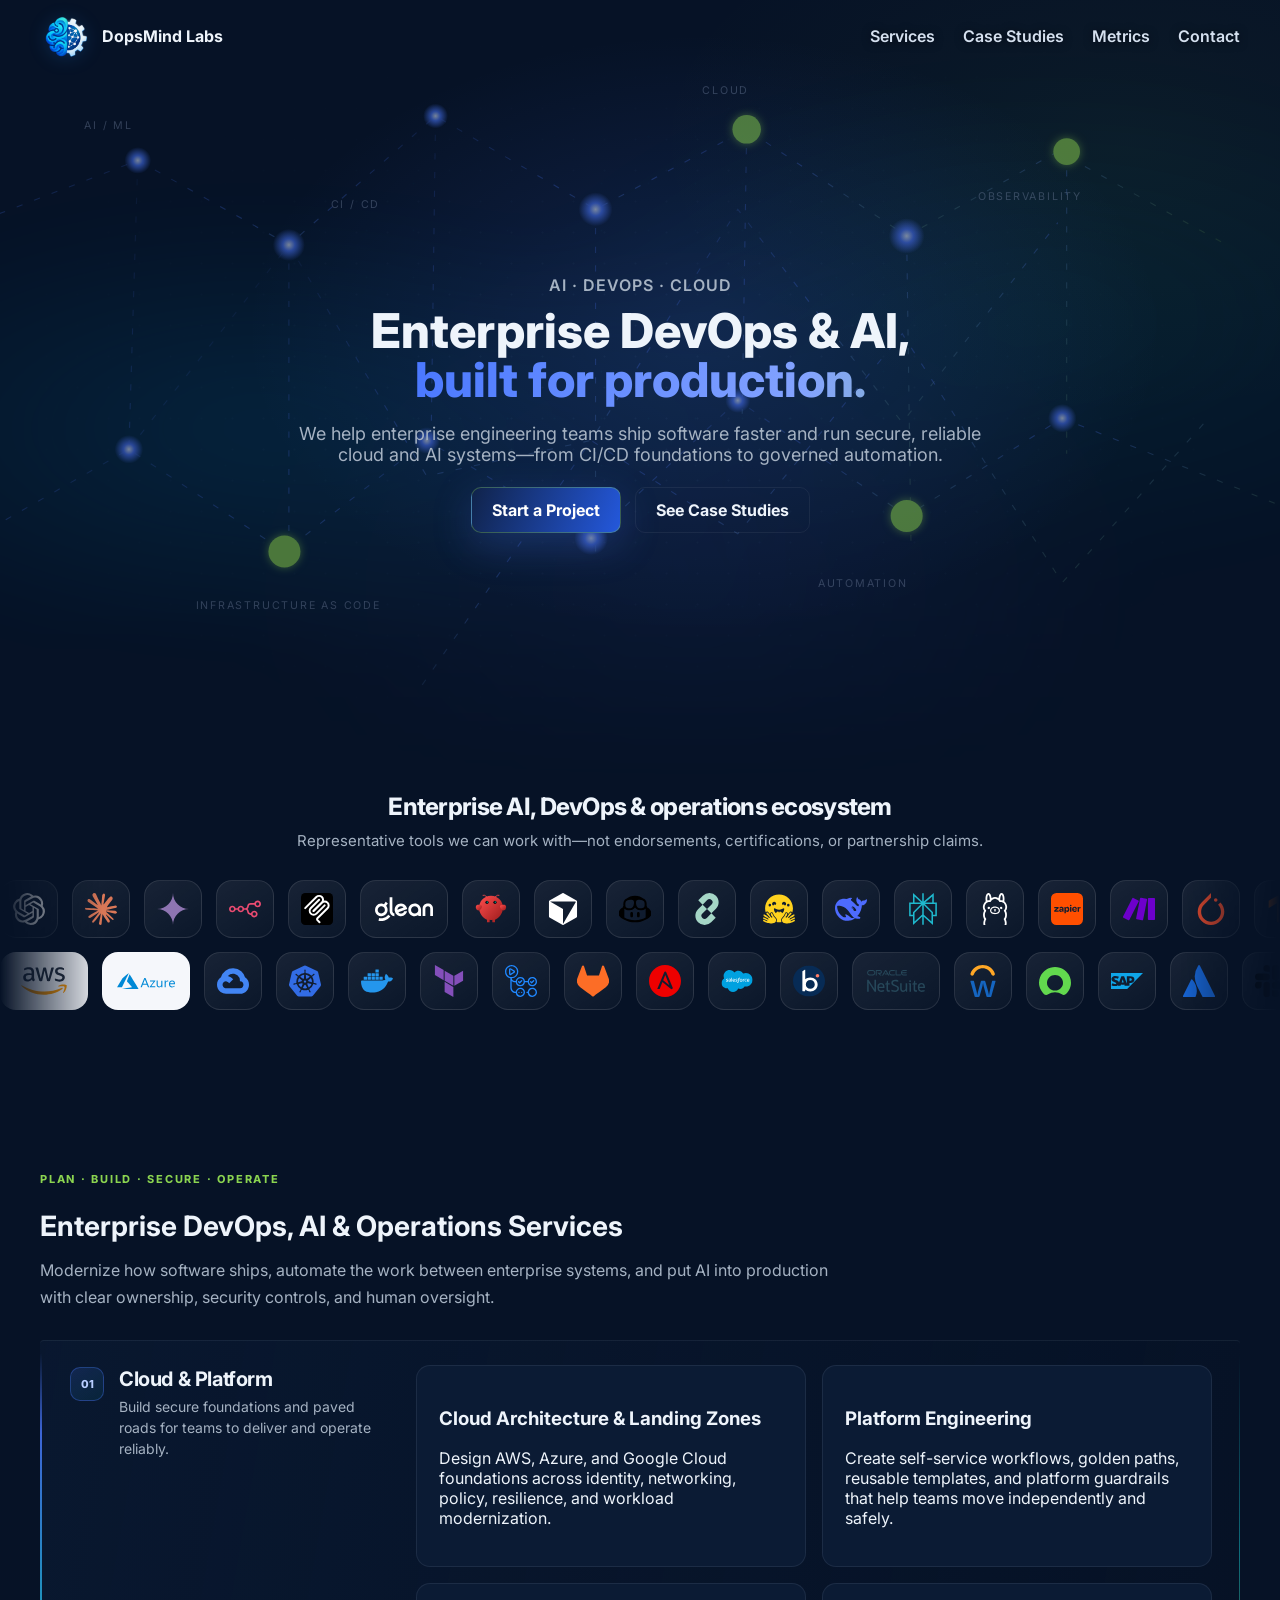
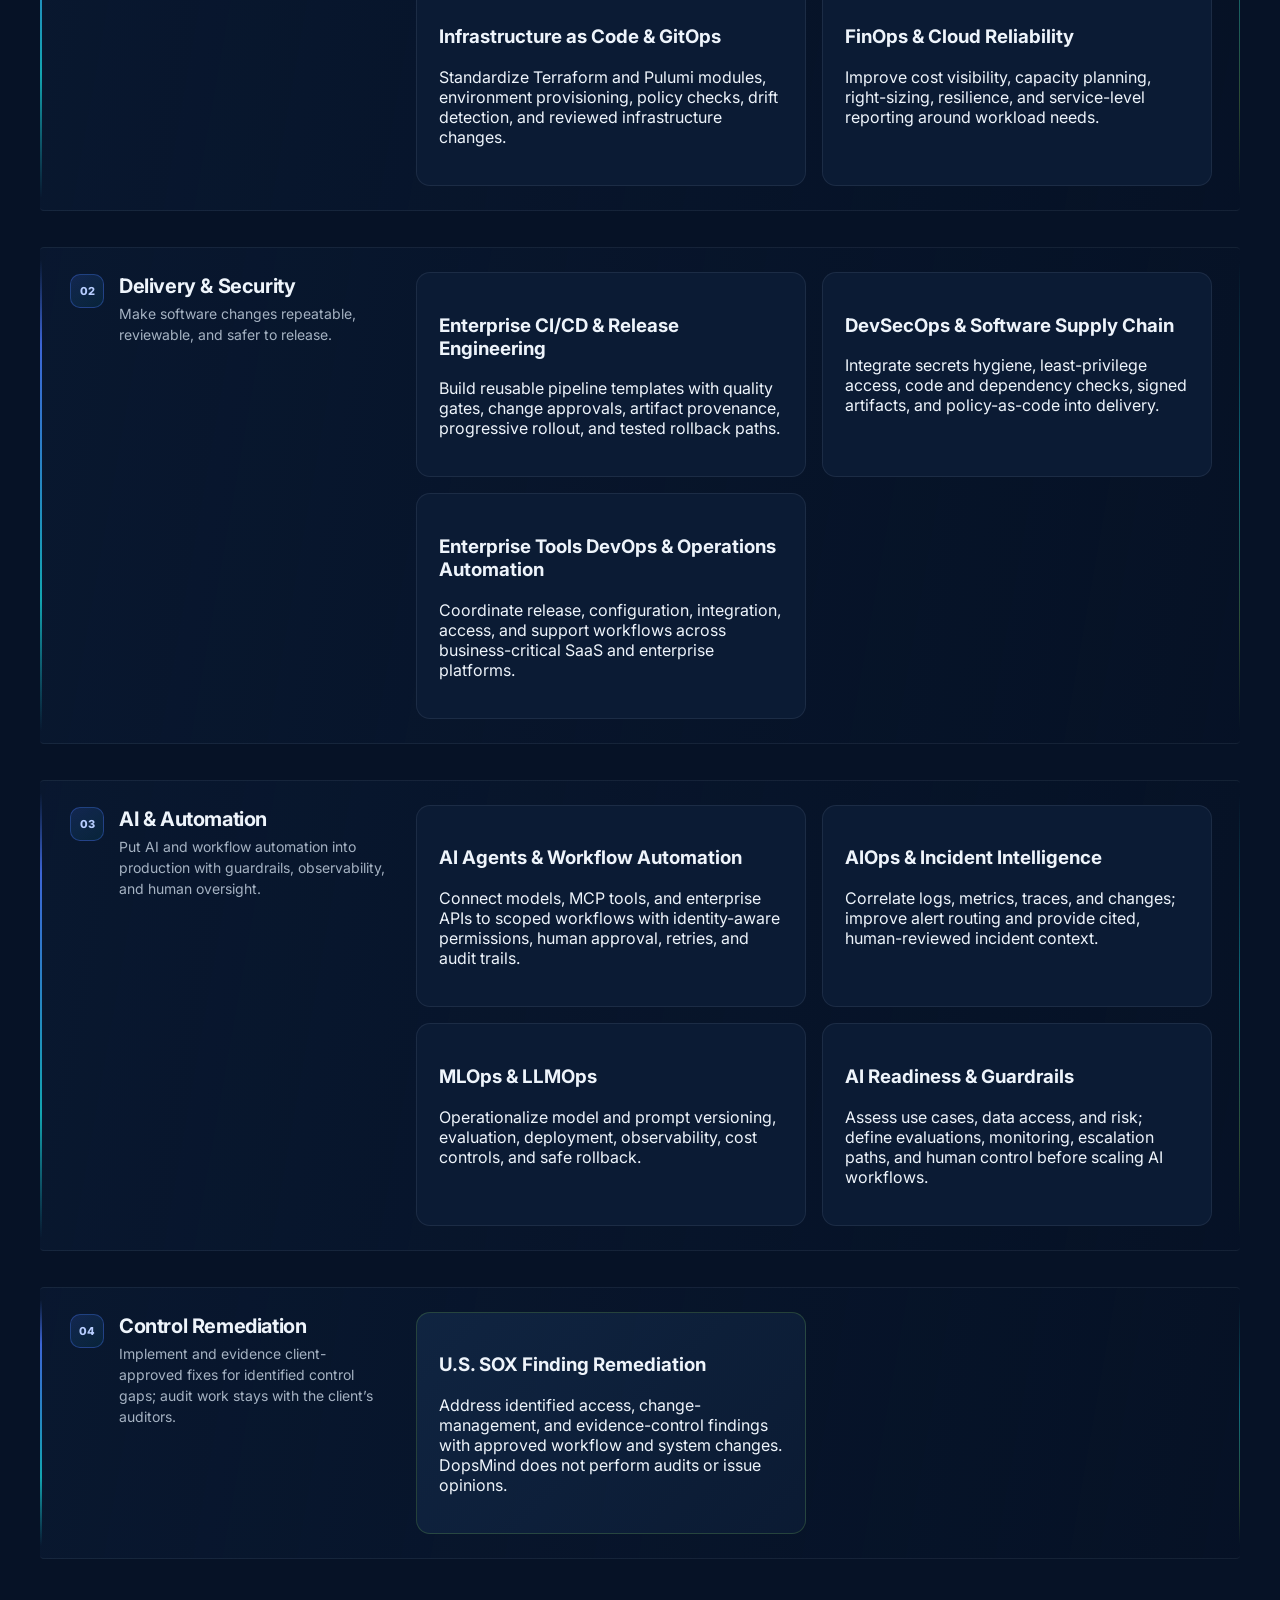
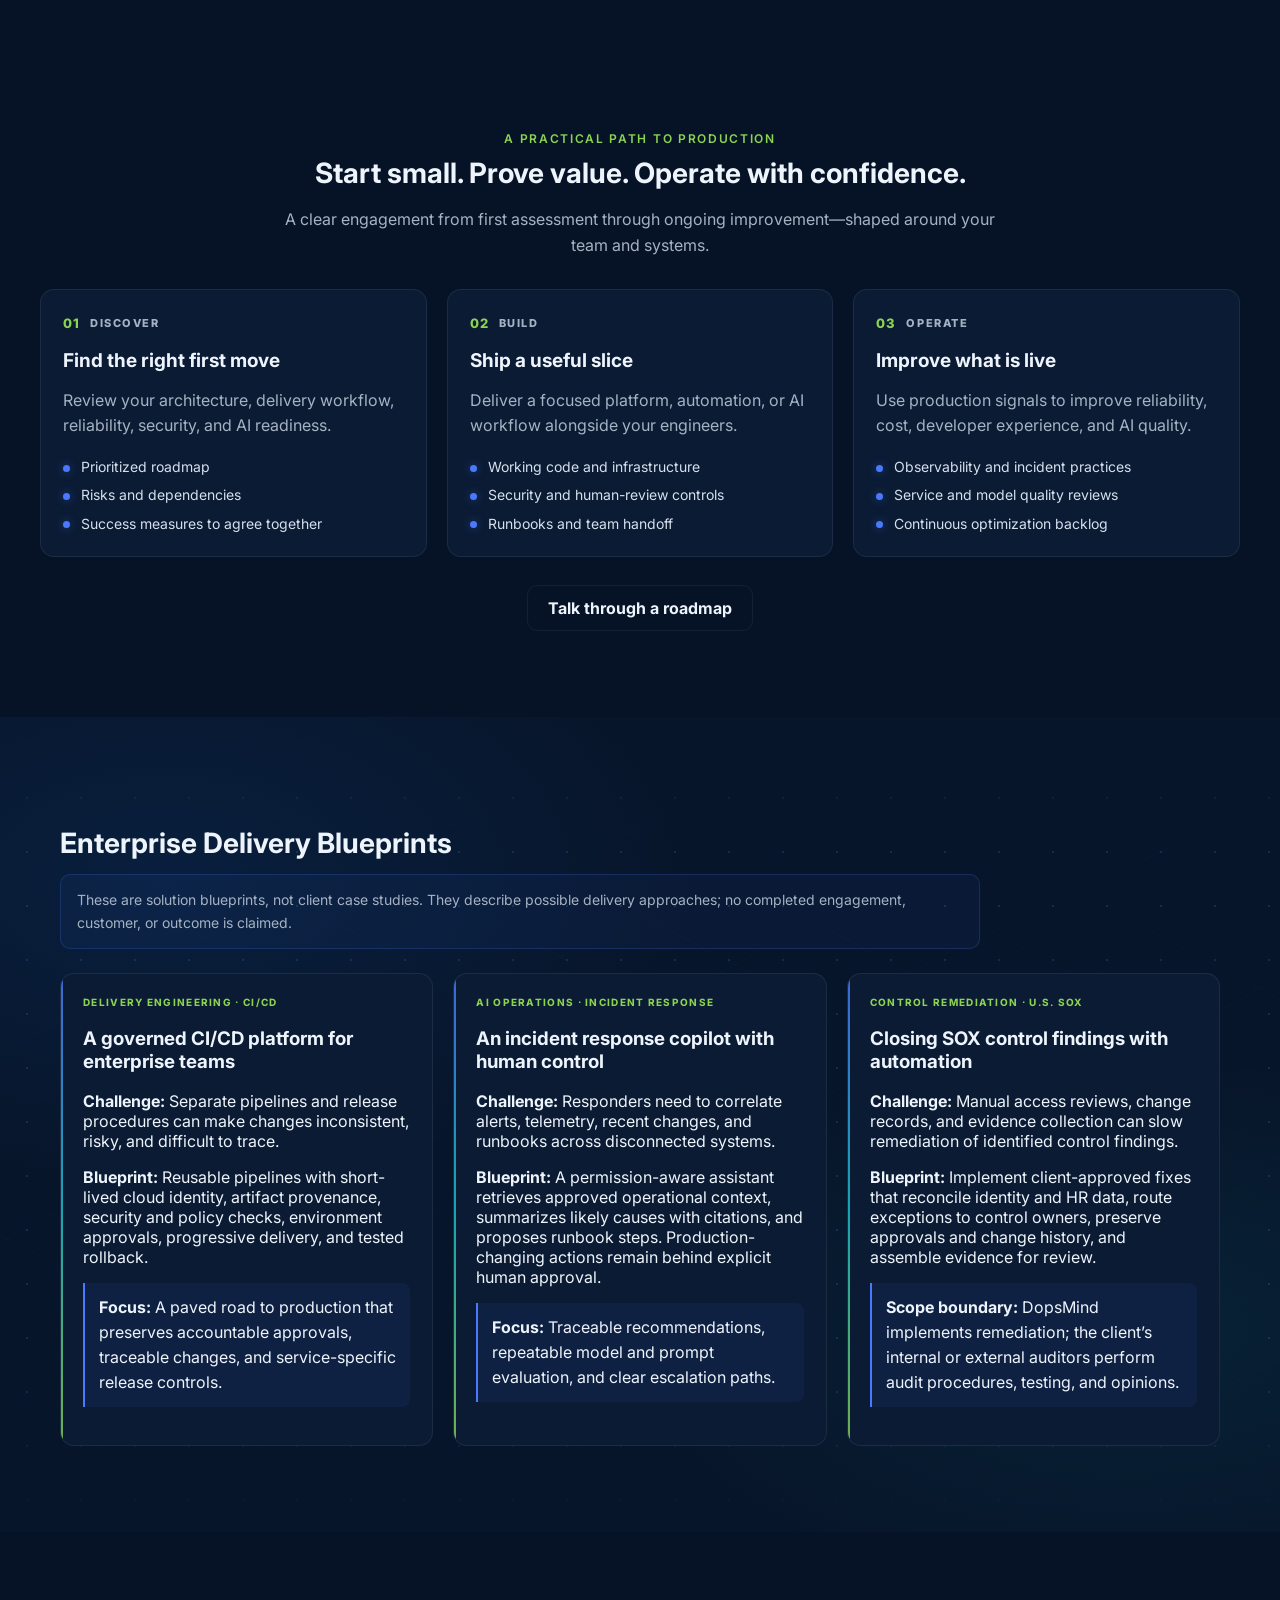
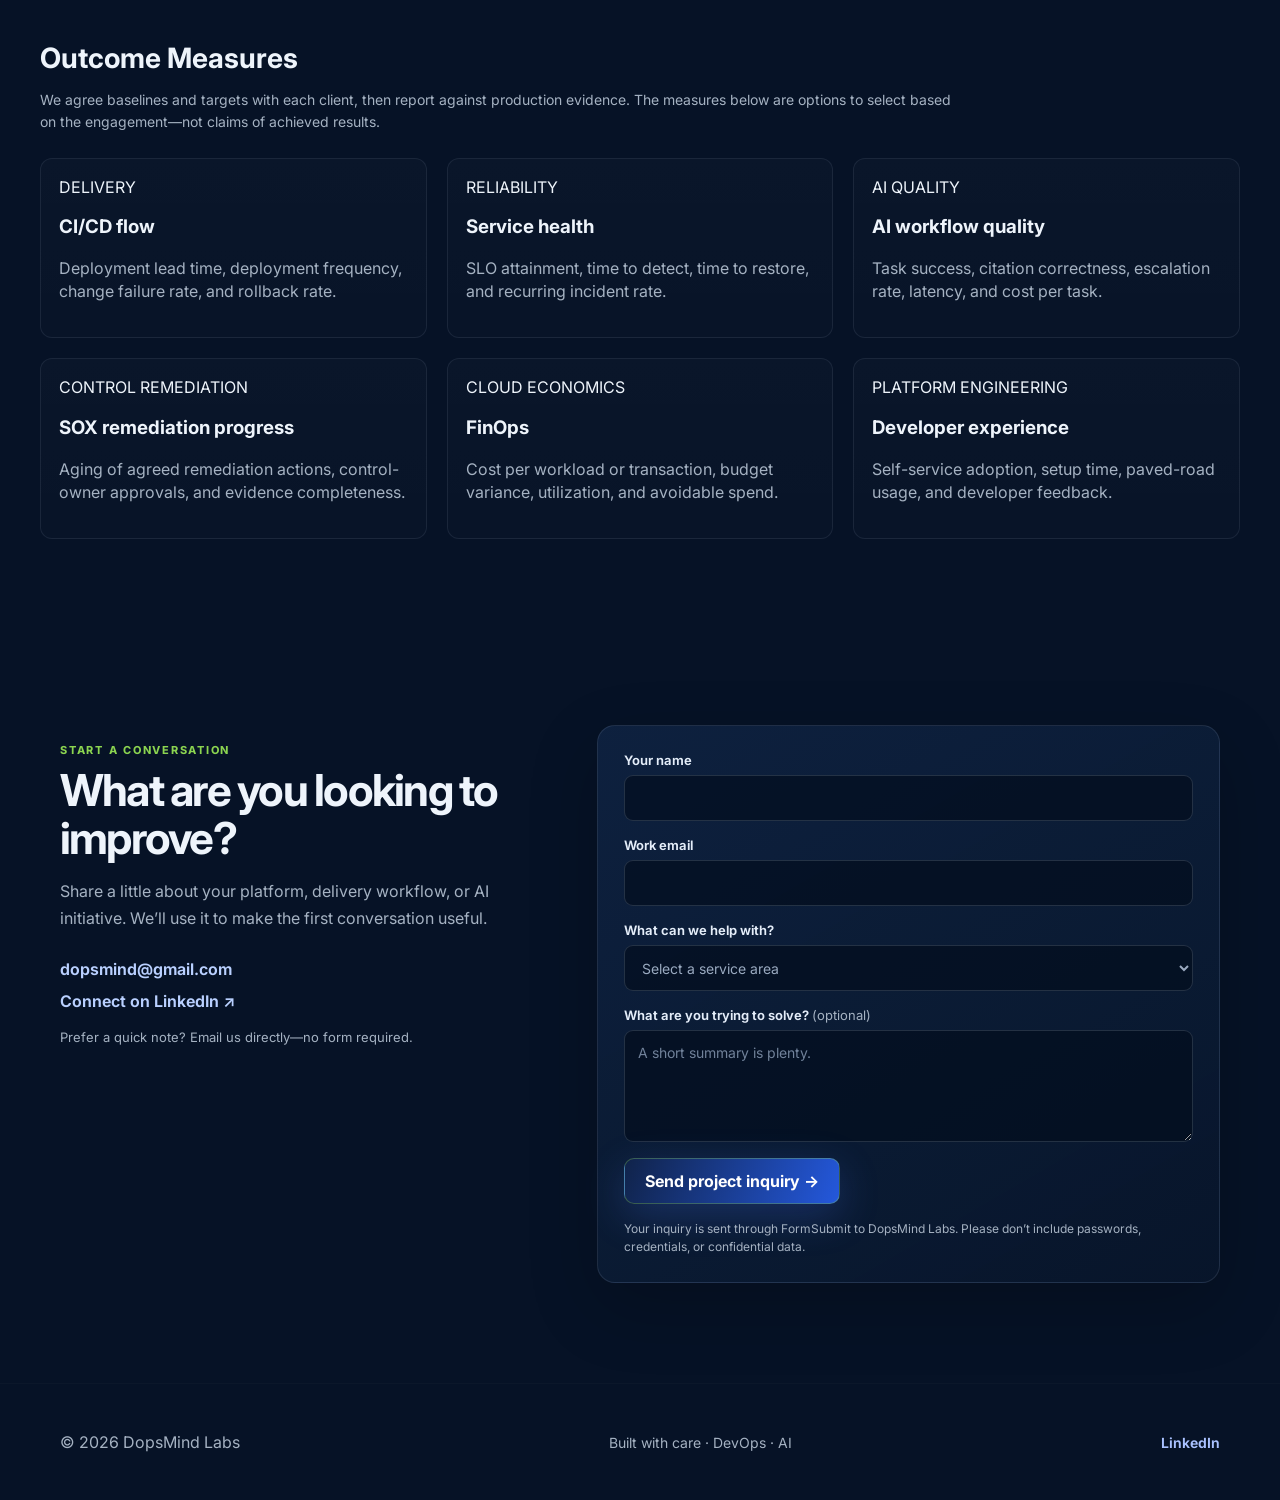
<file: index.html>
<!doctype html>
<html lang="en">
<head>
  <meta charset="utf-8" />
  <meta name="viewport" content="width=device-width,initial-scale=1" />
  <title>DopsMind Labs | Enterprise DevOps, Cloud &amp; AI Automation</title>
  <meta name="description" content="DopsMind Labs helps enterprise teams modernize cloud platforms, improve CI/CD, automate operations, and deploy governed AI workflows." />
  <meta name="theme-color" content="#061226" />
  <link rel="canonical" href="https://dopsmind.github.io/" />
  <meta property="og:type" content="website" />
  <meta property="og:site_name" content="DopsMind Labs" />
  <meta property="og:title" content="DopsMind Labs | Enterprise DevOps, Cloud &amp; AI Automation" />
  <meta property="og:description" content="Enterprise cloud, CI/CD, operations automation, and governed AI delivery." />
  <meta property="og:url" content="https://dopsmind.github.io/" />
  <meta property="og:image" content="https://dopsmind.github.io/assets/Brain%20Gear%20AI%20Emblem.png" />
  <meta property="og:image:alt" content="DopsMind Labs brain, gear, and AI network emblem" />
  <meta property="og:image:width" content="1254" />
  <meta property="og:image:height" content="1254" />
  <meta name="twitter:card" content="summary" />
  <meta name="twitter:title" content="DopsMind Labs | Enterprise DevOps, Cloud &amp; AI Automation" />
  <meta name="twitter:description" content="Enterprise cloud, CI/CD, operations automation, and governed AI delivery." />
  <meta name="twitter:image" content="https://dopsmind.github.io/assets/Brain%20Gear%20AI%20Emblem.png" />

  <!-- Fonts -->
  <link href="https://fonts.googleapis.com/css2?family=Inter:wght@300;400;600;700;800&display=swap" rel="stylesheet">

  <!-- Core styles -->
  <link rel="stylesheet" href="styles.css" />
  <link rel="icon" type="image/png" href="assets/Brain%20Gear%20AI%20Emblem.png" />

  <!-- AOS fallback: we'll implement a tiny intersection observer in script.js; no external AOS required -->
  <script type="application/ld+json">
    {
      "@context": "https://schema.org",
      "@type": "Organization",
      "name": "DopsMind Labs",
      "url": "https://dopsmind.github.io/",
      "logo": "https://dopsmind.github.io/assets/Brain%20Gear%20AI%20Emblem.png",
      "description": "Enterprise DevOps, cloud engineering, operations automation, and governed AI delivery.",
      "sameAs": [
        "https://www.linkedin.com/company/dopsmind-labs/"
      ]
    }
  </script>
</head>
<body>

  <!-- NAV -->
  <header class="site-header" role="banner">
    <div class="container header-inner">
      <a class="brand" href="/">
        <img src="assets/Brain%20Gear%20AI%20Emblem.png" alt="" class="brand-logo" />
        <span class="brand-name">DopsMind Labs</span>
      </a>

      <nav class="site-nav" aria-label="Primary">
        <a href="#services">Services</a>
        <a href="#case-studies">Case Studies</a>
        <a href="#metrics">Metrics</a>
        <a href="#contact" class="nav-cta">Contact</a>
      </nav>

      <button class="nav-toggle" aria-label="Toggle menu" aria-expanded="false">☰</button>
    </div>
  </header>

  <!-- HERO -->
  <main>
    <section class="hero" id="hero">
      <div class="hero-backdrop" aria-hidden="true">
        <svg viewBox="0 0 1440 900" preserveAspectRatio="xMidYMid slice" xmlns="http://www.w3.org/2000/svg">
          <defs>
            <linearGradient id="network-line" x1="0" y1="0" x2="1" y2="1">
              <stop stop-color="#4a78ff" stop-opacity=".05" />
              <stop offset=".52" stop-color="#4a78ff" stop-opacity=".48" />
              <stop offset="1" stop-color="#8bd450" stop-opacity=".22" />
            </linearGradient>
            <radialGradient id="network-node">
              <stop stop-color="#dbeafe" />
              <stop offset=".38" stop-color="#4a78ff" />
              <stop offset="1" stop-color="#4a78ff" stop-opacity="0" />
            </radialGradient>
          </defs>
          <g fill="none" stroke="url(#network-line)" stroke-width="1.2">
            <path class="signal-line" d="M-40 260 155 185l170 95 165-145 180 105 170-90 180 120 170-95 190 105" />
            <path class="signal-line" d="M-30 610 145 510l175 115 160-125 185 110 165-155 190 130 175-110 250 100" />
            <path class="signal-line" d="M155 185 145 510m180-230 0 345m165-490-5 365m185-260 0 385m170-475-5 320m185-200 5 355m175-450 0 340" />
            <path class="signal-line" d="M325 280 480 540l185-40 165-260 185 240 175-225" />
            <path class="signal-line" d="M145 510 325 280m150 495 190-275 165 105 185-225 180 280 160-180" />
          </g>
          <g fill="url(#network-node)">
            <circle class="network-node" cx="155" cy="185" r="15" />
            <circle class="network-node" cx="325" cy="280" r="18" />
            <circle class="network-node" cx="490" cy="135" r="14" />
            <circle class="network-node" cx="670" cy="240" r="19" />
            <circle class="network-node network-node--green" cx="840" cy="150" r="16" />
            <circle class="network-node" cx="1020" cy="270" r="20" />
            <circle class="network-node network-node--green" cx="1200" cy="175" r="15" />
            <circle class="network-node" cx="145" cy="510" r="16" />
            <circle class="network-node network-node--green" cx="320" cy="625" r="18" />
            <circle class="network-node" cx="480" cy="500" r="15" />
            <circle class="network-node" cx="665" cy="610" r="19" />
            <circle class="network-node" cx="830" cy="455" r="14" />
            <circle class="network-node network-node--green" cx="1020" cy="585" r="18" />
            <circle class="network-node" cx="1195" cy="475" r="16" />
          </g>
          <g fill="#b7c9ed" font-family="Inter, sans-serif" font-size="12" letter-spacing="2" opacity=".48">
            <text x="95" y="150">AI / ML</text>
            <text x="372" y="238">CI / CD</text>
            <text x="790" y="110">CLOUD</text>
            <text x="1100" y="230">OBSERVABILITY</text>
            <text x="220" y="690">INFRASTRUCTURE AS CODE</text>
            <text x="920" y="665">AUTOMATION</text>
          </g>
        </svg>
      </div>
      <div class="container hero-inner">
        <div class="hero-copy">
          <p class="eyebrow">AI · DEVOPS · CLOUD</p>
          <h1 class="hero-title">Enterprise DevOps &amp; AI,<br><span>built for production.</span></h1>
          <p class="hero-sub">We help enterprise engineering teams ship software faster and run secure, reliable cloud and AI systems—from CI/CD foundations to governed automation.</p>

          <div class="hero-ctas">
            <a class="btn primary" href="#contact">Start a Project</a>
            <a class="btn ghost" href="#case-studies">See Case Studies</a>
          </div>
        </div>
      </div>
    </section>

    <!-- TRUST + STACK -->
    <section class="trust container" id="tech">
      <div class="trust-inner">
        <p class="trust-eyebrow">Enterprise AI, DevOps &amp; operations ecosystem</p>
        <p class="trust-subtitle">Representative tools we can work with—not endorsements, certifications, or partnership claims.</p>
        <div class="stack-marquees" aria-label="Technology ecosystem">
          <div class="stack-marquee">
            <div class="stack-marquee-viewport">
              <div class="stack-marquee-track stack-marquee-track--left" aria-label="AI and automation tools">
                <div class="stack-marquee-group" role="list" aria-label="AI and automation tools">
                  <div class="stack stack--inverse-logo" role="listitem" aria-label="OpenAI" title="OpenAI"><img src="assets/vendor-logos/openai.svg" alt="" loading="lazy" decoding="async"></div>
                  <div class="stack" role="listitem" aria-label="Claude" title="Claude"><img src="assets/vendor-logos/claude.svg" alt="" loading="lazy" decoding="async"></div>
                  <div class="stack" role="listitem" aria-label="Google Gemini" title="Google Gemini"><img src="assets/vendor-logos/gemini.svg" alt="" loading="lazy" decoding="async"></div>
                  <div class="stack" role="listitem" aria-label="n8n" title="n8n"><img src="assets/vendor-logos/n8n.svg" alt="" loading="lazy" decoding="async"></div>
                  <div class="stack" role="listitem" aria-label="Model Context Protocol" title="Model Context Protocol"><img src="assets/vendor-logos/mcp.svg" alt="" loading="lazy" decoding="async"></div>
                  <div class="stack stack--wordmark stack--inverse-logo" role="listitem" aria-label="Glean" title="Glean"><img src="assets/vendor-logos/glean.svg" alt="" loading="lazy" decoding="async"></div>
                  <div class="stack" role="listitem" aria-label="OpenClaw" title="OpenClaw"><img src="assets/vendor-logos/openclaw.svg" alt="" loading="lazy" decoding="async"></div>
                  <div class="stack" role="listitem" aria-label="Cursor" title="Cursor"><img src="assets/vendor-logos/cursor.svg" alt="" loading="lazy" decoding="async"></div>
                  <div class="stack" role="listitem" aria-label="GitHub Copilot" title="GitHub Copilot"><img src="assets/vendor-logos/githubcopilot.svg" alt="" loading="lazy" decoding="async"></div>
                  <div class="stack" role="listitem" aria-label="LangChain" title="LangChain"><img src="assets/vendor-logos/langchain.svg" alt="" loading="lazy" decoding="async"></div>
                  <div class="stack" role="listitem" aria-label="Hugging Face" title="Hugging Face"><img src="assets/vendor-logos/huggingface.svg" alt="" loading="lazy" decoding="async"></div>
                  <div class="stack" role="listitem" aria-label="DeepSeek" title="DeepSeek"><img src="assets/vendor-logos/deepseek.svg" alt="" loading="lazy" decoding="async"></div>
                  <div class="stack" role="listitem" aria-label="Perplexity" title="Perplexity"><img src="assets/vendor-logos/perplexity.svg" alt="" loading="lazy" decoding="async"></div>
                  <div class="stack" role="listitem" aria-label="Ollama" title="Ollama"><img src="assets/vendor-logos/ollama.svg" alt="" loading="lazy" decoding="async"></div>
                  <div class="stack" role="listitem" aria-label="Zapier" title="Zapier"><img src="assets/vendor-logos/zapier.svg" alt="" loading="lazy" decoding="async"></div>
                  <div class="stack" role="listitem" aria-label="Make" title="Make"><img src="assets/vendor-logos/make.svg" alt="" loading="lazy" decoding="async"></div>
                  <div class="stack" role="listitem" aria-label="PyTorch" title="PyTorch"><img src="assets/vendor-logos/pytorch.svg" alt="" loading="lazy" decoding="async"></div>
                  <div class="stack" role="listitem" aria-label="TensorFlow" title="TensorFlow"><img src="assets/vendor-logos/tensorflow.svg" alt="" loading="lazy" decoding="async"></div>
                  <div class="stack" role="listitem" aria-label="Weights &amp; Biases" title="Weights &amp; Biases"><img src="assets/vendor-logos/weightsandbiases.svg" alt="" loading="lazy" decoding="async"></div>
                </div>
              </div>
            </div>
          </div>
          <div class="stack-marquee">
            <div class="stack-marquee-viewport">
              <div class="stack-marquee-track stack-marquee-track--right" aria-label="Enterprise, cloud, and DevOps platforms">
                <div class="stack-marquee-group" role="list" aria-label="Enterprise, cloud, and DevOps platforms">
                  <div class="stack stack--wordmark stack--light-logo" role="listitem" aria-label="Amazon Web Services" title="Amazon Web Services"><img src="assets/vendor-logos/aws.svg" alt="" loading="lazy" decoding="async"></div>
                  <div class="stack stack--wordmark stack--light-logo" role="listitem" aria-label="Microsoft Azure" title="Microsoft Azure"><img src="assets/vendor-logos/azure.svg" alt="" loading="lazy" decoding="async"></div>
                  <div class="stack" role="listitem" aria-label="Google Cloud" title="Google Cloud"><img src="assets/vendor-logos/googlecloud.svg" alt="" loading="lazy" decoding="async"></div>
                  <div class="stack" role="listitem" aria-label="Kubernetes" title="Kubernetes"><img src="assets/vendor-logos/kubernetes.svg" alt="" loading="lazy" decoding="async"></div>
                  <div class="stack" role="listitem" aria-label="Docker" title="Docker"><img src="assets/vendor-logos/docker.svg" alt="" loading="lazy" decoding="async"></div>
                  <div class="stack" role="listitem" aria-label="Terraform" title="Terraform"><img src="assets/vendor-logos/terraform.svg" alt="" loading="lazy" decoding="async"></div>
                  <div class="stack" role="listitem" aria-label="GitHub Actions" title="GitHub Actions"><img src="assets/vendor-logos/githubactions.svg" alt="" loading="lazy" decoding="async"></div>
                  <div class="stack" role="listitem" aria-label="GitLab" title="GitLab"><img src="assets/vendor-logos/gitlab.svg" alt="" loading="lazy" decoding="async"></div>
                  <div class="stack" role="listitem" aria-label="Ansible" title="Ansible"><img src="assets/vendor-logos/ansible.svg" alt="" loading="lazy" decoding="async"></div>
                  <div class="stack" role="listitem" aria-label="Salesforce" title="Salesforce"><img src="assets/vendor-logos/salesforce.svg" alt="" loading="lazy" decoding="async"></div>
                  <div class="stack" role="listitem" aria-label="Boomi" title="Boomi"><img src="assets/vendor-logos/boomi.svg" alt="" loading="lazy" decoding="async"></div>
                  <div class="stack stack--wordmark" role="listitem" aria-label="Oracle NetSuite" title="Oracle NetSuite"><img src="assets/vendor-logos/netsuite.svg" alt="" loading="lazy" decoding="async"></div>
                  <div class="stack" role="listitem" aria-label="Workday" title="Workday"><img src="assets/vendor-logos/workday.svg" alt="" loading="lazy" decoding="async"></div>
                  <div class="stack" role="listitem" aria-label="ServiceNow" title="ServiceNow"><img src="assets/vendor-logos/servicenow.svg" alt="" loading="lazy" decoding="async"></div>
                  <div class="stack" role="listitem" aria-label="SAP" title="SAP"><img src="assets/vendor-logos/sap.svg" alt="" loading="lazy" decoding="async"></div>
                  <div class="stack" role="listitem" aria-label="Atlassian" title="Atlassian"><img src="assets/vendor-logos/atlassian.svg" alt="" loading="lazy" decoding="async"></div>
                  <div class="stack" role="listitem" aria-label="Slack" title="Slack"><img src="assets/vendor-logos/slack.svg" alt="" loading="lazy" decoding="async"></div>
                  <div class="stack" role="listitem" aria-label="Okta" title="Okta"><img src="assets/vendor-logos/okta.svg" alt="" loading="lazy" decoding="async"></div>
                  <div class="stack" role="listitem" aria-label="HubSpot" title="HubSpot"><img src="assets/vendor-logos/hubspot.svg" alt="" loading="lazy" decoding="async"></div>
                  <div class="stack" role="listitem" aria-label="Shopify" title="Shopify"><img src="assets/vendor-logos/shopify.svg" alt="" loading="lazy" decoding="async"></div>
                  <div class="stack" role="listitem" aria-label="Zendesk" title="Zendesk"><img src="assets/vendor-logos/zendesk.svg" alt="" loading="lazy" decoding="async"></div>
                  <div class="stack" role="listitem" aria-label="Snowflake" title="Snowflake"><img src="assets/vendor-logos/snowflake.svg" alt="" loading="lazy" decoding="async"></div>
                  <div class="stack" role="listitem" aria-label="Databricks" title="Databricks"><img src="assets/vendor-logos/databricks.svg" alt="" loading="lazy" decoding="async"></div>
                </div>
              </div>
            </div>
          </div>
        </div>
      </div>
    </section>

    <!-- SERVICES -->
    <section id="services" class="section container">
      <p class="services-eyebrow">Plan · build · secure · operate</p>
      <h2 class="section-title">Enterprise DevOps, AI &amp; Operations Services</h2>
      <p class="services-intro">Modernize how software ships, automate the work between enterprise systems, and put AI into production with clear ownership, security controls, and human oversight.</p>

      <div class="service-pillars">
        <section class="service-pillar" aria-labelledby="pillar-cloud-title">
          <div class="service-pillar-heading">
            <span class="pillar-number">01</span>
            <div><h3 id="pillar-cloud-title">Cloud &amp; Platform</h3><p>Build secure foundations and paved roads for teams to deliver and operate reliably.</p></div>
          </div>
          <div class="cards grid-3">
            <article class="card" data-animate><h3>Cloud Architecture &amp; Landing Zones</h3><p>Design AWS, Azure, and Google Cloud foundations across identity, networking, policy, resilience, and workload modernization.</p></article>
            <article class="card" data-animate><h3>Platform Engineering</h3><p>Create self-service workflows, golden paths, reusable templates, and platform guardrails that help teams move independently and safely.</p></article>
            <article class="card" data-animate><h3>Infrastructure as Code &amp; GitOps</h3><p>Standardize Terraform and Pulumi modules, environment provisioning, policy checks, drift detection, and reviewed infrastructure changes.</p></article>
            <article class="card" data-animate><h3>FinOps &amp; Cloud Reliability</h3><p>Improve cost visibility, capacity planning, right-sizing, resilience, and service-level reporting around workload needs.</p></article>
          </div>
        </section>

        <section class="service-pillar" aria-labelledby="pillar-delivery-title">
          <div class="service-pillar-heading">
            <span class="pillar-number">02</span>
            <div><h3 id="pillar-delivery-title">Delivery &amp; Security</h3><p>Make software changes repeatable, reviewable, and safer to release.</p></div>
          </div>
          <div class="cards grid-3">
            <article class="card" data-animate><h3>Enterprise CI/CD &amp; Release Engineering</h3><p>Build reusable pipeline templates with quality gates, change approvals, artifact provenance, progressive rollout, and tested rollback paths.</p></article>
            <article class="card" data-animate><h3>DevSecOps &amp; Software Supply Chain</h3><p>Integrate secrets hygiene, least-privilege access, code and dependency checks, signed artifacts, and policy-as-code into delivery.</p></article>
            <article class="card" data-animate><h3>Enterprise Tools DevOps &amp; Operations Automation</h3><p>Coordinate release, configuration, integration, access, and support workflows across business-critical SaaS and enterprise platforms.</p></article>
          </div>
        </section>

        <section class="service-pillar" aria-labelledby="pillar-ai-title">
          <div class="service-pillar-heading">
            <span class="pillar-number">03</span>
            <div><h3 id="pillar-ai-title">AI &amp; Automation</h3><p>Put AI and workflow automation into production with guardrails, observability, and human oversight.</p></div>
          </div>
          <div class="cards grid-3">
            <article class="card" data-animate><h3>AI Agents &amp; Workflow Automation</h3><p>Connect models, MCP tools, and enterprise APIs to scoped workflows with identity-aware permissions, human approval, retries, and audit trails.</p></article>
            <article class="card" data-animate><h3>AIOps &amp; Incident Intelligence</h3><p>Correlate logs, metrics, traces, and changes; improve alert routing and provide cited, human-reviewed incident context.</p></article>
            <article class="card" data-animate><h3>MLOps &amp; LLMOps</h3><p>Operationalize model and prompt versioning, evaluation, deployment, observability, cost controls, and safe rollback.</p></article>
            <article class="card" data-animate><h3>AI Readiness &amp; Guardrails</h3><p>Assess use cases, data access, and risk; define evaluations, monitoring, escalation paths, and human control before scaling AI workflows.</p></article>
          </div>
        </section>

        <section class="service-pillar service-pillar--controls" aria-labelledby="pillar-controls-title">
          <div class="service-pillar-heading">
            <span class="pillar-number">04</span>
            <div><h3 id="pillar-controls-title">Control Remediation</h3><p>Implement and evidence client-approved fixes for identified control gaps; audit work stays with the client’s auditors.</p></div>
          </div>
          <div class="cards grid-3">
            <article class="card" data-animate><h3>U.S. SOX Finding Remediation</h3><p>Address identified access, change-management, and evidence-control findings with approved workflow and system changes. DopsMind does not perform audits or issue opinions.</p></article>
          </div>
        </section>
      </div>
    </section>

    <!-- DELIVERY APPROACH -->
    <section id="approach" class="section container">
      <div class="approach-heading">
        <p class="eyebrow">A practical path to production</p>
        <h2 class="section-title">Start small. Prove value. Operate with confidence.</h2>
        <p class="muted">A clear engagement from first assessment through ongoing improvement—shaped around your team and systems.</p>
      </div>

      <div class="delivery-steps grid-3 cards">
        <article class="delivery-step card" data-animate>
          <span class="step-index">01 <span>DISCOVER</span></span>
          <h3>Find the right first move</h3>
          <p>Review your architecture, delivery workflow, reliability, security, and AI readiness.</p>
          <ul>
            <li>Prioritized roadmap</li>
            <li>Risks and dependencies</li>
            <li>Success measures to agree together</li>
          </ul>
        </article>

        <article class="delivery-step card" data-animate>
          <span class="step-index">02 <span>BUILD</span></span>
          <h3>Ship a useful slice</h3>
          <p>Deliver a focused platform, automation, or AI workflow alongside your engineers.</p>
          <ul>
            <li>Working code and infrastructure</li>
            <li>Security and human-review controls</li>
            <li>Runbooks and team handoff</li>
          </ul>
        </article>

        <article class="delivery-step card" data-animate>
          <span class="step-index">03 <span>OPERATE</span></span>
          <h3>Improve what is live</h3>
          <p>Use production signals to improve reliability, cost, developer experience, and AI quality.</p>
          <ul>
            <li>Observability and incident practices</li>
            <li>Service and model quality reviews</li>
            <li>Continuous optimization backlog</li>
          </ul>
        </article>
      </div>
      <div class="approach-cta"><a class="btn ghost" href="#contact">Talk through a roadmap</a></div>
    </section>

    <!-- ENTERPRISE DELIVERY BLUEPRINTS -->
    <section id="case-studies" class="section dark domain-section">
      <div class="container">
        <h2 class="section-title">Enterprise Delivery Blueprints</h2>
        <p class="case-disclaimer">These are solution blueprints, not client case studies. They describe possible delivery approaches; no completed engagement, customer, or outcome is claimed.</p>

        <div class="grid-3 cards">
          <div class="case card" data-animate>
            <div class="case-inner">
              <p class="scenario-badge">DELIVERY ENGINEERING · CI/CD</p>
              <h3>A governed CI/CD platform for enterprise teams</h3>
              <p><strong>Challenge:</strong> Separate pipelines and release procedures can make changes inconsistent, risky, and difficult to trace.</p>
              <p><strong>Blueprint:</strong> Reusable pipelines with short-lived cloud identity, artifact provenance, security and policy checks, environment approvals, progressive delivery, and tested rollback.</p>
              <p class="case-result"><strong>Focus:</strong> A paved road to production that preserves accountable approvals, traceable changes, and service-specific release controls.</p>
            </div>
          </div>

          <div class="case card" data-animate>
            <div class="case-inner">
              <p class="scenario-badge">AI OPERATIONS · INCIDENT RESPONSE</p>
              <h3>An incident response copilot with human control</h3>
              <p><strong>Challenge:</strong> Responders need to correlate alerts, telemetry, recent changes, and runbooks across disconnected systems.</p>
              <p><strong>Blueprint:</strong> A permission-aware assistant retrieves approved operational context, summarizes likely causes with citations, and proposes runbook steps. Production-changing actions remain behind explicit human approval.</p>
              <p class="case-result"><strong>Focus:</strong> Traceable recommendations, repeatable model and prompt evaluation, and clear escalation paths.</p>
            </div>
          </div>

          <div class="case card" data-animate>
            <div class="case-inner">
              <p class="scenario-badge">CONTROL REMEDIATION · U.S. SOX</p>
              <h3>Closing SOX control findings with automation</h3>
              <p><strong>Challenge:</strong> Manual access reviews, change records, and evidence collection can slow remediation of identified control findings.</p>
              <p><strong>Blueprint:</strong> Implement client-approved fixes that reconcile identity and HR data, route exceptions to control owners, preserve approvals and change history, and assemble evidence for review.</p>
              <p class="case-result"><strong>Scope boundary:</strong> DopsMind implements remediation; the client’s internal or external auditors perform audit procedures, testing, and opinions.</p>
            </div>
          </div>

        </div>
      </div>
    </section>

    <!-- OUTCOME MEASURES -->
    <section id="metrics" class="section container">
      <h2 class="section-title">Outcome Measures</h2>
      <p class="metrics-disclaimer">We agree baselines and targets with each client, then report against production evidence. The measures below are options to select based on the engagement—not claims of achieved results.</p>

      <div class="metrics grid-3">
        <div class="metric" data-animate>
          <span class="metric-category">DELIVERY</span>
          <h3 class="measure-title">CI/CD flow</h3>
          <p class="metric-label">Deployment lead time, deployment frequency, change failure rate, and rollback rate.</p>
        </div>

        <div class="metric" data-animate>
          <span class="metric-category">RELIABILITY</span>
          <h3 class="measure-title">Service health</h3>
          <p class="metric-label">SLO attainment, time to detect, time to restore, and recurring incident rate.</p>
        </div>

        <div class="metric" data-animate>
          <span class="metric-category">AI QUALITY</span>
          <h3 class="measure-title">AI workflow quality</h3>
          <p class="metric-label">Task success, citation correctness, escalation rate, latency, and cost per task.</p>
        </div>

        <div class="metric" data-animate>
          <span class="metric-category">CONTROL REMEDIATION</span>
          <h3 class="measure-title">SOX remediation progress</h3>
          <p class="metric-label">Aging of agreed remediation actions, control-owner approvals, and evidence completeness.</p>
        </div>

        <div class="metric" data-animate>
          <span class="metric-category">CLOUD ECONOMICS</span>
          <h3 class="measure-title">FinOps</h3>
          <p class="metric-label">Cost per workload or transaction, budget variance, utilization, and avoidable spend.</p>
        </div>

        <div class="metric" data-animate>
          <span class="metric-category">PLATFORM ENGINEERING</span>
          <h3 class="measure-title">Developer experience</h3>
          <p class="metric-label">Self-service adoption, setup time, paved-road usage, and developer feedback.</p>
        </div>
      </div>

    </section>

    <!-- CONTACT (premium CTA) -->
    <section id="contact" class="section cta-section dark">
      <div class="container contact-layout">
        <div class="contact-copy" data-animate>
          <p class="services-eyebrow">START A CONVERSATION</p>
          <h2>What are you looking to improve?</h2>
          <p class="muted">Share a little about your platform, delivery workflow, or AI initiative. We’ll use it to make the first conversation useful.</p>
          <div class="contact-options">
            <a href="mailto:dopsmind@gmail.com">dopsmind@gmail.com</a>
            <a href="https://www.linkedin.com/company/dopsmind-labs/" target="_blank" rel="noreferrer">Connect on LinkedIn <span aria-hidden="true">↗</span></a>
          </div>
          <p class="contact-response-note">Prefer a quick note? Email us directly—no form required.</p>
        </div>

        <form class="inquiry-form" id="project-inquiry" action="https://formsubmit.co/dopsmind@gmail.com" method="POST" data-animate aria-describedby="form-delivery-note">
          <input type="hidden" name="_subject" value="New DopsMind project inquiry" />
          <input type="hidden" name="_template" value="table" />
          <div class="form-honeypot" aria-hidden="true">
            <label for="inquiry-company-website">Leave this field empty</label>
            <input id="inquiry-company-website" name="_honey" tabindex="-1" autocomplete="off" />
          </div>
          <div class="form-field">
            <label for="inquiry-name">Your name</label>
            <input id="inquiry-name" name="name" autocomplete="name" required />
          </div>
          <div class="form-field">
            <label for="inquiry-email">Work email</label>
            <input id="inquiry-email" name="email" type="email" autocomplete="email" required />
          </div>
          <div class="form-field">
            <label for="inquiry-service">What can we help with?</label>
            <select id="inquiry-service" name="service" required>
              <option value="" selected disabled>Select a service area</option>
              <option>Cloud &amp; Platform</option>
              <option>Delivery &amp; Security</option>
              <option>AI &amp; Automation</option>
              <option>Control Remediation</option>
              <option>Not sure yet</option>
            </select>
          </div>
          <div class="form-field">
            <label for="inquiry-message">What are you trying to solve? <span>(optional)</span></label>
            <textarea id="inquiry-message" name="message" rows="4" placeholder="A short summary is plenty."></textarea>
          </div>
          <button class="btn primary inquiry-submit" type="submit">Send project inquiry <span aria-hidden="true">→</span></button>
          <p class="form-delivery-note" id="form-delivery-note">Your inquiry is sent through FormSubmit to DopsMind Labs. Please don’t include passwords, credentials, or confidential data.</p>
          <p class="form-status" id="inquiry-status" role="status" aria-live="polite" tabindex="-1" hidden></p>
        </form>
      </div>
    </section>
  </main>

  <footer class="site-footer">
    <div class="container">
      <div class="footer-inner">
        <div>© 2026 DopsMind Labs</div>
        <div class="muted">Built with care · DevOps · AI</div>
        <a class="footer-link" href="https://www.linkedin.com/company/dopsmind-labs/" target="_blank" rel="noreferrer" aria-label="DopsMind Labs on LinkedIn">LinkedIn</a>
      </div>
    </div>
  </footer>

  <script src="script.js" defer></script>
</body>
</html>
</file>
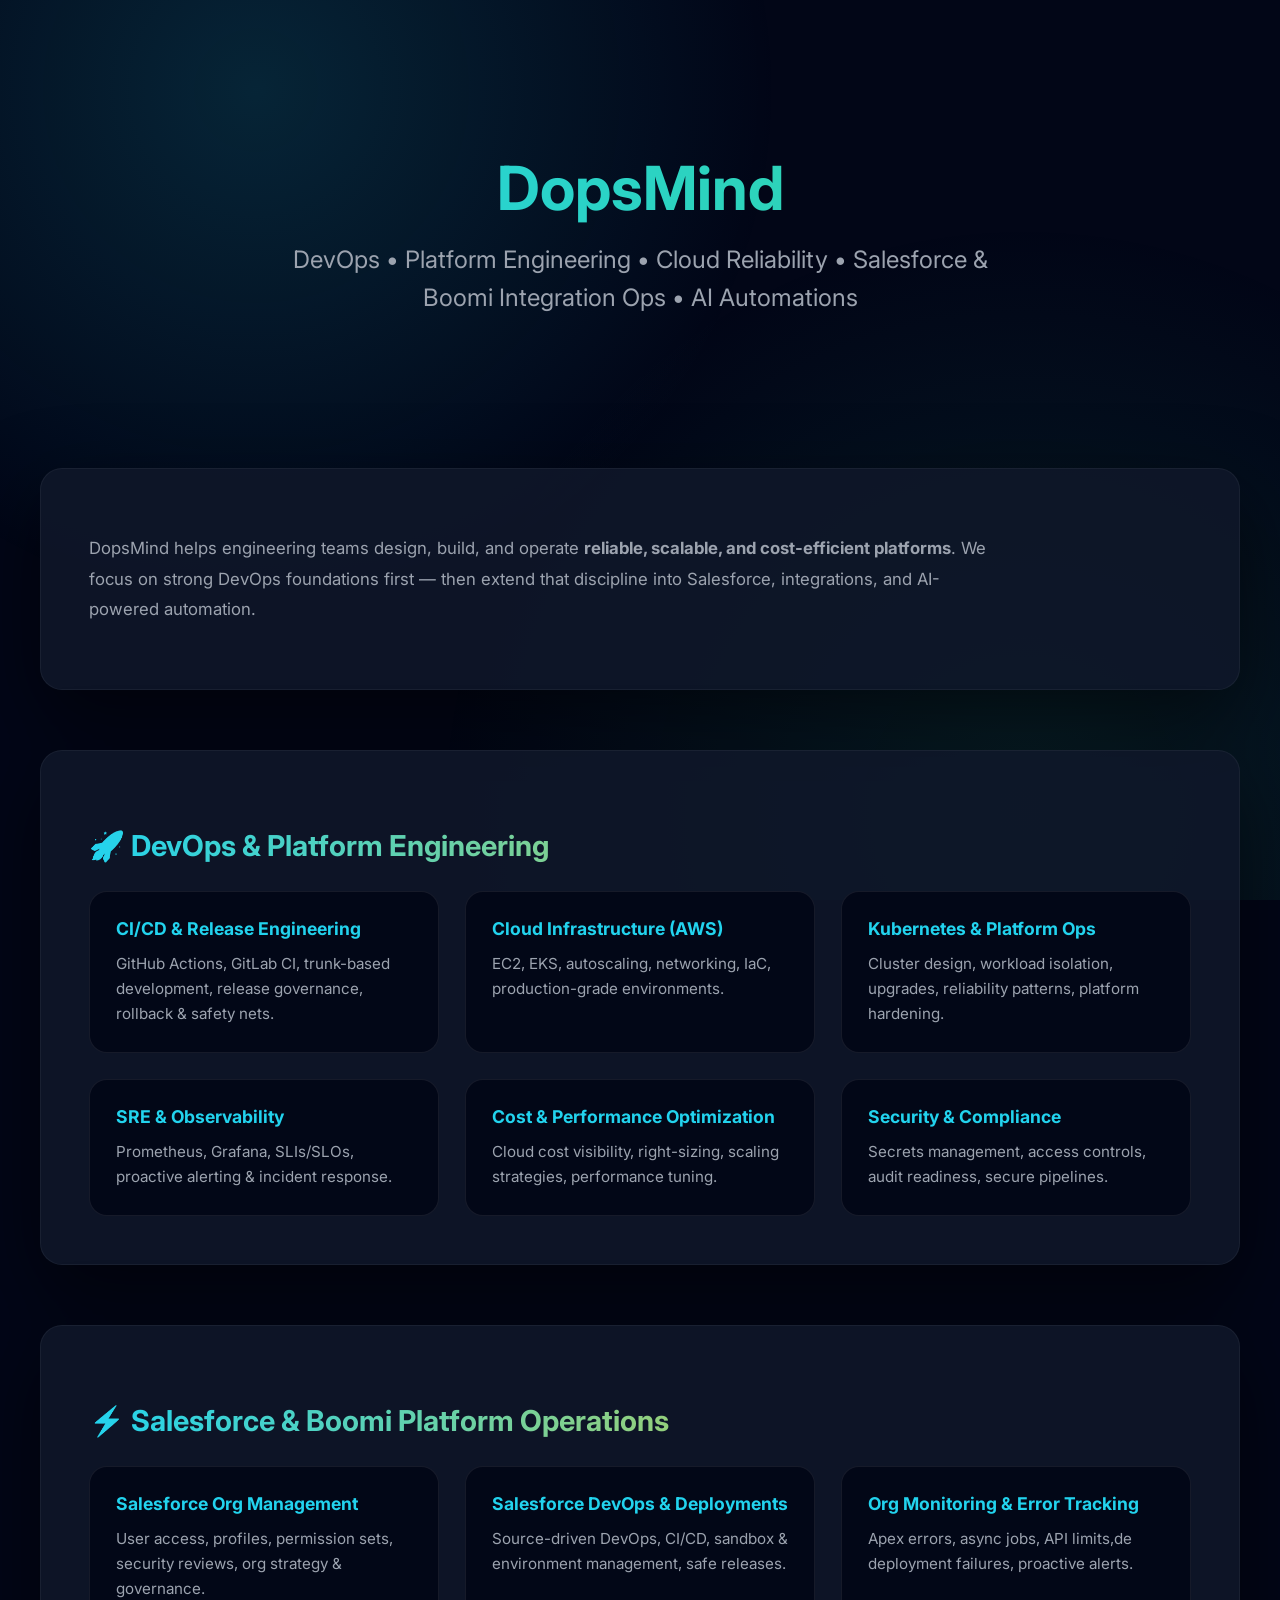
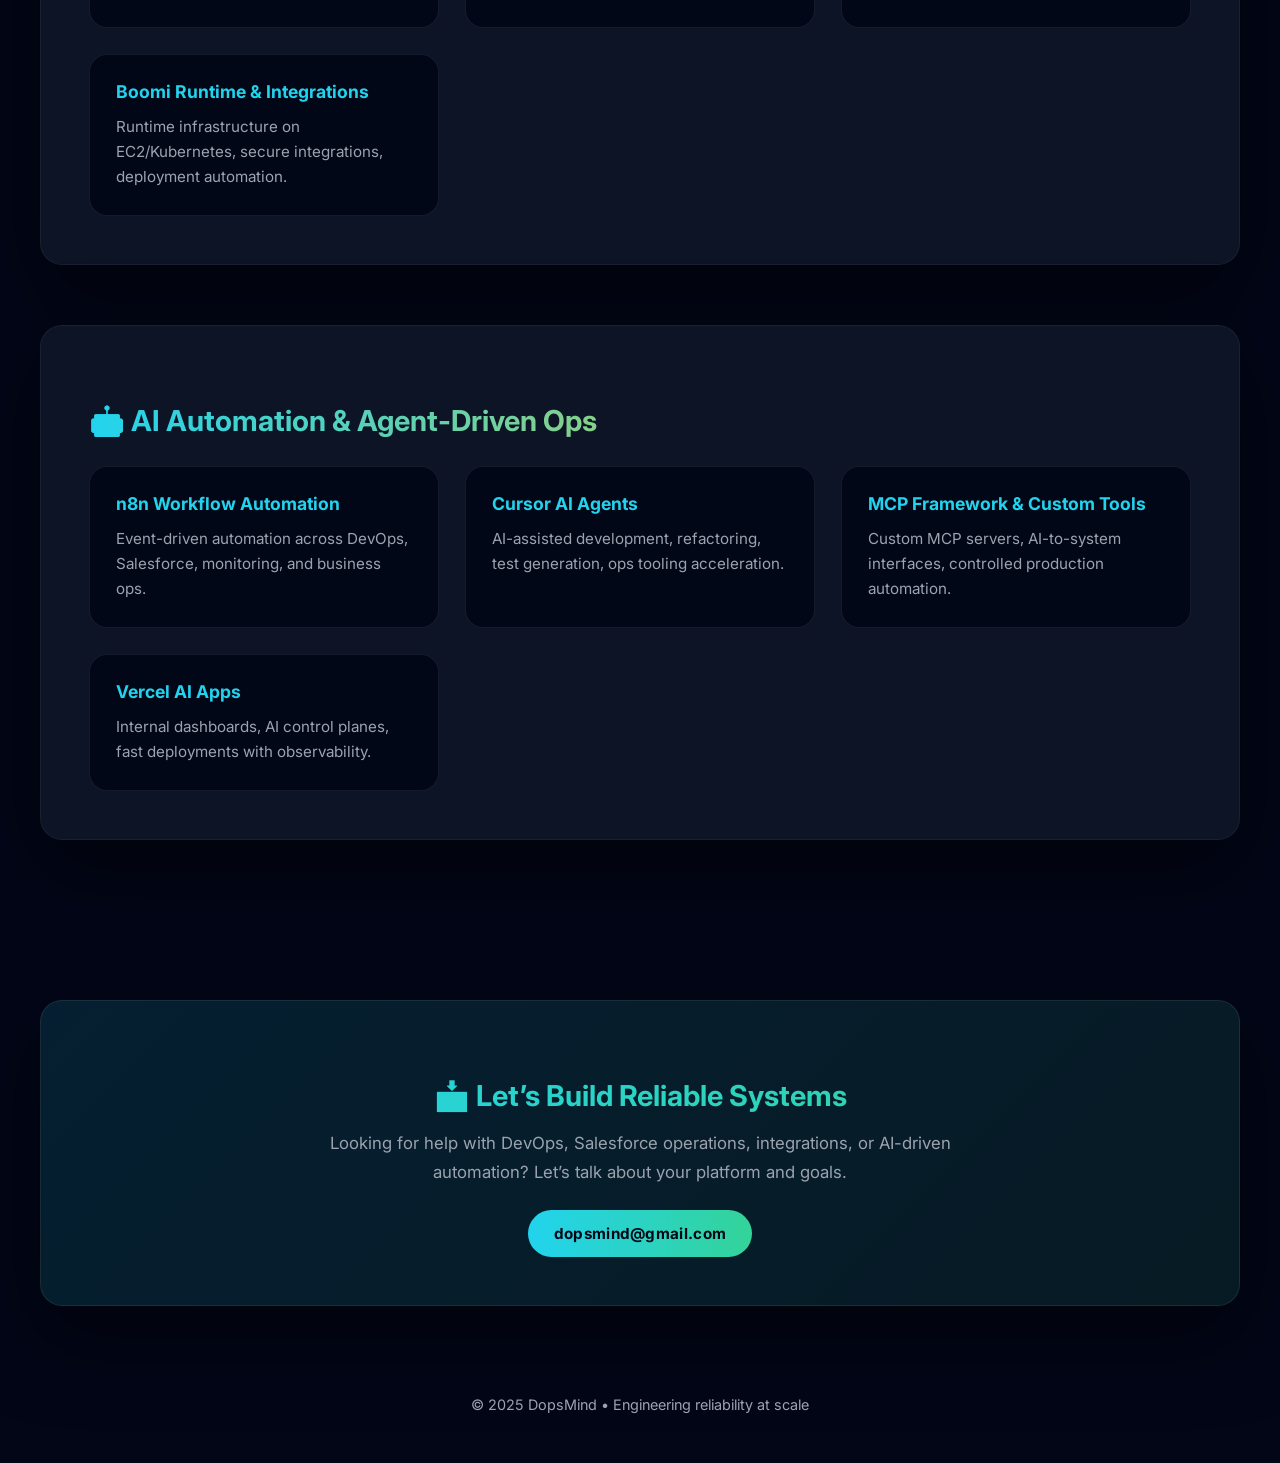
<file: docs/index.html>
<!DOCTYPE html>
<html lang="en">
<head>
  <meta charset="UTF-8" />
  <meta name="viewport" content="width=device-width, initial-scale=1.0"/>
  <title>DopsMind</title>

  <link href="https://fonts.googleapis.com/css2?family=Inter:wght@400;500;600;700&display=swap" rel="stylesheet">

  <style>
    :root {
      --bg-main: #020617;
      --bg-alt: #020617;
      --card-bg: rgba(15, 23, 42, 0.88);

      --accent-primary: #22d3ee;   /* cyan */
      --accent-secondary: #34d399; /* emerald */
      --accent-gold: #facc15;

      --text-main: #f8fafc;
      --text-muted: #9ca3af;
    }

    * { box-sizing: border-box; }

    body {
      margin: 0;
      font-family: 'Inter', sans-serif;
      color: var(--text-main);
      background: radial-gradient(
        circle at top,
        #020617 0%,
        #020617 30%,
        #020617 100%
      );
      overflow-x: hidden;
    }

    /* Subtle animated glow */
    body::before {
      content: "";
      position: fixed;
      inset: 0;
      background:
        radial-gradient(circle at 20% 10%, rgba(34,211,238,0.15), transparent 40%),
        radial-gradient(circle at 80% 90%, rgba(52,211,153,0.12), transparent 45%);
      animation: glowMove 20s ease-in-out infinite;
      z-index: -1;
    }

    @keyframes glowMove {
      0%,100% { transform: translateY(0); }
      50% { transform: translateY(-40px); }
    }

    header {
      padding: 110px 20px 70px;
      text-align: center;
    }

    h1 {
      font-size: clamp(2.8rem, 6vw, 3.8rem);
      font-weight: 700;
      background: linear-gradient(
        90deg,
        var(--accent-primary),
        var(--accent-secondary)
      );
      -webkit-background-clip: text;
      -webkit-text-fill-color: transparent;
      margin-bottom: 16px;
    }

    h2 {
      font-weight: 400;
      color: var(--text-muted);
      max-width: 760px;
      margin: auto;
      line-height: 1.6;
    }

    main {
      padding: 20px;
    }

    section {
      max-width: 1200px;
      margin: 60px auto;
      padding: 48px;
      background: var(--card-bg);
      border-radius: 22px;
      box-shadow: 0 30px 80px rgba(0,0,0,0.55);
      border: 1px solid rgba(255,255,255,0.05);
    }

    section h3 {
      font-size: 1.8rem;
      margin-bottom: 28px;
      background: linear-gradient(
        90deg,
        var(--accent-primary),
        var(--accent-gold)
      );
      -webkit-background-clip: text;
      -webkit-text-fill-color: transparent;
    }

    .intro p {
      max-width: 900px;
      line-height: 1.8;
      color: var(--text-muted);
      font-size: 1.05rem;
    }

    .cards {
      display: grid;
      grid-template-columns: repeat(auto-fit, minmax(270px, 1fr));
      gap: 26px;
    }

    .card {
      background: rgba(2,6,23,0.9);
      border-radius: 18px;
      padding: 26px;
      border: 1px solid rgba(255,255,255,0.08);
      transition: transform 0.35s ease, box-shadow 0.35s ease;
    }

    .card:hover {
      transform: translateY(-8px);
      box-shadow: 0 18px 40px rgba(34,211,238,0.25);
    }

    .card h4 {
      margin: 0 0 12px;
      font-size: 1.1rem;
      color: var(--accent-primary);
    }

    .card p {
      margin: 0;
      color: var(--text-muted);
      font-size: 0.95rem;
      line-height: 1.65;
    }

    a {
      color: var(--accent-primary);
      font-weight: 600;
      text-decoration: none;
    }

    a:hover {
      color: var(--accent-secondary);
    }

    footer {
      text-align: center;
      padding: 50px 20px;
      font-size: 0.9rem;
      color: var(--text-muted);
    }
  </style>
</head>

<body>

<header>
  <h1>DopsMind</h1>
  <h2>
    DevOps • Platform Engineering • Cloud Reliability •
    Salesforce & Boomi Integration Ops • AI Automations
  </h2>
</header>

<main>

  <section class="intro">
    <p>
      DopsMind helps engineering teams design, build, and operate
      <strong>reliable, scalable, and cost-efficient platforms</strong>.
      We focus on strong DevOps foundations first — then extend that
      discipline into Salesforce, integrations, and AI-powered automation.
    </p>
  </section>

  <section>
    <h3>🚀 DevOps & Platform Engineering</h3>
    <div class="cards">
      <div class="card">
        <h4>CI/CD & Release Engineering</h4>
        <p>
          GitHub Actions, GitLab CI, trunk-based development,
          release governance, rollback & safety nets.
        </p>
      </div>
      <div class="card">
        <h4>Cloud Infrastructure (AWS)</h4>
        <p>
          EC2, EKS, autoscaling, networking, IaC,
          production-grade environments.
        </p>
      </div>
      <div class="card">
        <h4>Kubernetes & Platform Ops</h4>
        <p>
          Cluster design, workload isolation, upgrades,
          reliability patterns, platform hardening.
        </p>
      </div>
      <div class="card">
        <h4>SRE & Observability</h4>
        <p>
          Prometheus, Grafana, SLIs/SLOs,
          proactive alerting & incident response.
        </p>
      </div>
      <div class="card">
        <h4>Cost & Performance Optimization</h4>
        <p>
          Cloud cost visibility, right-sizing,
          scaling strategies, performance tuning.
        </p>
      </div>
      <div class="card">
        <h4>Security & Compliance</h4>
        <p>
          Secrets management, access controls,
          audit readiness, secure pipelines.
        </p>
      </div>
    </div>
  </section>

  <section>
    <h3>⚡ Salesforce & Boomi Platform Operations</h3>
    <div class="cards">
      <div class="card">
        <h4>Salesforce Org Management</h4>
        <p>
          User access, profiles, permission sets,
          security reviews, org strategy & governance.
        </p>
      </div>
      <div class="card">
        <h4>Salesforce DevOps & Deployments</h4>
        <p>
          Source-driven DevOps, CI/CD,
          sandbox & environment management,
          safe releases.
        </p>
      </div>
      <div class="card">
        <h4>Org Monitoring & Error Tracking</h4>
        <p>
          Apex errors, async jobs, API limits,de
          deployment failures, proactive alerts.
        </p>
      </div>
      <div class="card">
        <h4>Boomi Runtime & Integrations</h4>
        <p>
          Runtime infrastructure on EC2/Kubernetes,
          secure integrations, deployment automation.
        </p>
      </div>
    </div>
  </section>

  <section>
    <h3>🤖 AI Automation & Agent-Driven Ops</h3>
    <div class="cards">
      <div class="card">
        <h4>n8n Workflow Automation</h4>
        <p>
          Event-driven automation across DevOps,
          Salesforce, monitoring, and business ops.
        </p>
      </div>
      <div class="card">
        <h4>Cursor AI Agents</h4>
        <p>
          AI-assisted development, refactoring,
          test generation, ops tooling acceleration.
        </p>
      </div>
      <div class="card">
        <h4>MCP Framework & Custom Tools</h4>
        <p>
          Custom MCP servers, AI-to-system interfaces,
          controlled production automation.
        </p>
      </div>
      <div class="card">
        <h4>Vercel AI Apps</h4>
        <p>
          Internal dashboards, AI control planes,
          fast deployments with observability.
        </p>
      </div>
    </div>
  </section>

</main>
<section style="
  max-width: 1200px;
  margin: 80px auto 40px;
  padding: 48px;
  text-align: center;
  background: linear-gradient(
    135deg,
    rgba(34,211,238,0.12),
    rgba(52,211,153,0.10)
  );
  border-radius: 22px;
  border: 1px solid rgba(255,255,255,0.08);
">
  <h3 style="
    margin-bottom: 16px;
    background: linear-gradient(90deg, #22d3ee, #34d399);
    -webkit-background-clip: text;
    -webkit-text-fill-color: transparent;
  ">
    📩 Let’s Build Reliable Systems
  </h3>

  <p style="
    color: #9ca3af;
    font-size: 1.05rem;
    max-width: 720px;
    margin: 0 auto 24px;
    line-height: 1.7;
  ">
    Looking for help with DevOps, Salesforce operations, integrations,
    or AI-driven automation? Let’s talk about your platform and goals.
  </p>

  <a href="mailto:dopsmind@gmail.com" style="
    display: inline-block;
    padding: 14px 26px;
    border-radius: 999px;
    background: linear-gradient(90deg, #22d3ee, #34d399);
    color: #020617;
    font-weight: 700;
    font-size: 0.95rem;
    letter-spacing: 0.3px;
  ">
    dopsmind@gmail.com
  </a>
</section>

<footer>
  © 2025 DopsMind • Engineering reliability at scale
</footer>

</body>
</html>
</file>
<file: styles.css>
:root{
  --navy:#071426;
  --electric:#4a78ff;
  --parrot:#8bd450;
  --bg:#061226;
  --surface:#0b1b34;
  --muted:#a5b2c2;
  --text:#eef4fb;
  --accent1:var(--electric);
  --accent2:var(--parrot);
  --glass:rgba(255,255,255,0.035);
  --card-border:rgba(148,163,184,0.12);
}

*{box-sizing:border-box}
html,body{height:100%;margin:0;font-family:Inter,system-ui,-apple-system,'Segoe UI',Roboto,'Helvetica Neue',Arial;}
body{background:var(--bg);color:var(--text);-webkit-font-smoothing:antialiased;-moz-osx-font-smoothing:grayscale;}

/* container */
.container{max-width:1200px;margin:0 auto;padding:0 20px;}

/* header */
.site-header{position:fixed;top:0;left:0;right:0;z-index:50;background:transparent;border:0;backdrop-filter:none;-webkit-backdrop-filter:none}
.header-inner{display:flex;align-items:center;justify-content:space-between;padding:11px 0;background:transparent;backdrop-filter:none;-webkit-backdrop-filter:none}
.brand{display:flex;align-items:center;gap:12px;text-decoration:none;color:var(--text)}
.brand-logo{width:50px;height:50px;object-fit:contain;filter:drop-shadow(0 2px 9px rgba(31,139,255,.18))}
.brand-name{font-weight:700;font-size:16px}

/* nav */
.site-nav{display:flex;gap:28px;align-items:center}
.site-nav a{color:#d5e0ef;text-decoration:none;font-weight:600;text-shadow:0 1px 8px rgba(2,9,20,.7);transition:color .18s ease}
.site-nav a:hover{color:var(--parrot)}

/* mobile toggle (hidden on desktop) */
.nav-toggle{display:none;background:transparent;border:0;color:var(--muted);font-size:20px}

/* hero */
.hero{min-height:88vh;display:flex;align-items:center;justify-content:center;padding:80px 0;position:relative;}
.hero::before{content:"";position:absolute;inset:0;pointer-events:none;background:radial-gradient(ellipse at 55% 42%,rgba(74,120,255,.16),transparent 46%),radial-gradient(ellipse at 88% 18%,rgba(139,212,80,.045),transparent 30%)}
.hero-backdrop{position:absolute;inset:0;overflow:hidden;pointer-events:none;opacity:.52;mask-image:linear-gradient(180deg,#000 0%,#000 76%,transparent 100%);-webkit-mask-image:linear-gradient(180deg,#000 0%,#000 76%,transparent 100%)}
.hero-backdrop::before{content:"";position:absolute;inset:-18%;background:radial-gradient(ellipse at 28% 53%,rgba(0,184,255,.2),transparent 28%),radial-gradient(ellipse at 73% 43%,rgba(0,226,205,.12),transparent 30%),radial-gradient(ellipse at 53% 68%,rgba(74,120,255,.13),transparent 34%);filter:blur(38px);animation:network-glow-drift 22s ease-in-out infinite alternate}
.hero-backdrop::after{content:"";position:absolute;inset:0;background-image:radial-gradient(rgba(147,200,255,.46) .8px,transparent 1.2px),radial-gradient(rgba(26,218,220,.34) .7px,transparent 1.15px);background-size:31px 31px,47px 47px;background-position:0 0,14px 19px;opacity:.2;mask-image:radial-gradient(ellipse at center,#000 0%,transparent 76%);-webkit-mask-image:radial-gradient(ellipse at center,#000 0%,transparent 76%);animation:particle-drift 38s linear infinite}
.hero-backdrop svg{position:absolute;inset:0;width:100%;height:100%}
.signal-line{stroke-dasharray:7 14;animation:signal-flow 28s linear infinite}
.network-node{transform-box:fill-box;transform-origin:center;animation:node-pulse 4s ease-in-out infinite}
.network-node:nth-child(3n){animation-delay:-1.4s}
.network-node:nth-child(3n + 1){animation-delay:-2.8s}
.network-node--green{fill:#8bd450;filter:drop-shadow(0 0 5px rgba(139,212,80,.7))}
@keyframes signal-flow{to{stroke-dashoffset:-210}}
@keyframes node-pulse{0%,100%{opacity:.52;transform:scale(.82)}50%{opacity:1;transform:scale(1.12)}}
@keyframes network-glow-drift{0%{transform:translate3d(-2%,1%,0) scale(.96)}100%{transform:translate3d(2%,-2%,0) scale(1.06)}}
@keyframes particle-drift{to{background-position:62px 31px,-33px 66px}}
.hero-inner{display:flex;align-items:center;justify-content:center;position:relative;z-index:1}
.hero-copy{max-width:820px;text-align:center}
.eyebrow{color:var(--muted);font-weight:600;letter-spacing:1px;margin-bottom:12px}
.hero-title{font-size:48px;line-height:1.02;margin:0 0 18px 0;font-weight:800}
.hero-title span{background:linear-gradient(100deg,var(--electric) 0%,#83a3ff 48%,var(--parrot) 100%);background-size:180% 100%;-webkit-background-clip:text;background-clip:text;color:transparent;animation:gradient-shift 7s ease-in-out infinite alternate}
@keyframes gradient-shift{from{background-position:0% 50%}to{background-position:100% 50%}}
.hero-sub{max-width:720px;margin:0 auto 22px;color:var(--muted);font-size:18px}
.hero-ctas{display:flex;justify-content:center;gap:14px}
.btn{display:inline-block;padding:12px 20px;border-radius:10px;text-decoration:none;font-weight:700}
.primary{background:linear-gradient(110deg,#10234a 0%,#2458dc 100%);color:#fff;box-shadow:0 12px 40px rgba(74,120,255,.24);border:1px solid rgba(139,212,80,.32)}
.ghost{color:var(--text);border:1px solid rgba(255,255,255,0.06);background:transparent}

/* sections */
.section{padding:86px 0}
.section-title{font-size:28px;margin-bottom:18px;font-weight:700}
.services-eyebrow{margin:0 0 10px;color:var(--parrot);font-size:11px;font-weight:750;letter-spacing:.16em;text-transform:uppercase}
.services-intro{max-width:820px;margin:-4px 0 30px;color:var(--muted);font-size:16px;line-height:1.65}
.service-kicker{margin:0 0 12px;color:var(--parrot);font-size:10px;font-weight:750;letter-spacing:.13em}
.service-kicker+h3{margin-top:0}
.service-pillars{display:grid;gap:34px}
.service-pillar{position:relative;display:grid;grid-template-columns:minmax(210px,.72fr) minmax(0,1.8fr);align-items:start;gap:28px;min-width:0;padding:24px 28px 24px 30px;border-block:1px solid rgba(148,163,184,.1);border-radius:4px;background:linear-gradient(100deg,rgba(13,31,59,.45),rgba(7,19,38,.12))}
.service-pillar::before,.service-pillar::after{position:absolute;top:12px;bottom:12px;width:2px;content:"";border-radius:3px}
.service-pillar::before{left:0;background:linear-gradient(180deg,transparent,var(--electric) 18%,#16c8d2 72%,transparent);opacity:.8}
.service-pillar::after{right:0;width:1px;background:linear-gradient(180deg,transparent,rgba(22,200,210,.5) 45%,rgba(139,212,80,.3) 78%,transparent)}
.service-pillar+.service-pillar{margin-top:2px}
.service-pillar-heading{position:sticky;top:96px;display:flex;align-items:flex-start;gap:15px;max-width:none;margin:0;padding:2px 0}
.pillar-number{display:grid;place-items:center;flex:none;width:34px;height:34px;border:1px solid rgba(74,120,255,.34);border-radius:10px;background:linear-gradient(145deg,rgba(74,120,255,.16),rgba(0,195,193,.08));color:#b8ceff;font-size:11px;font-weight:800}
.service-pillar-heading h3{margin:0 0 5px;font-size:20px;letter-spacing:-.02em}
.service-pillar-heading p{margin:0;color:var(--muted);font-size:14px;line-height:1.5}
.service-pillar .cards{grid-template-columns:repeat(2,minmax(0,1fr));gap:16px}
.service-pillar--controls .card{border-color:rgba(139,212,80,.2);background:linear-gradient(135deg,rgba(16,37,65,.98),rgba(11,27,52,.98))}
.approach-heading{max-width:740px;margin:0 auto 30px;text-align:center}
.approach-heading .eyebrow{margin:0 0 10px;color:var(--parrot);text-transform:uppercase;font-size:12px;letter-spacing:.14em}
.approach-heading .section-title{margin:0 0 12px}
.approach-heading .muted{font-size:16px;line-height:1.65}
.delivery-step{padding:26px;}
.step-index{display:inline-flex;align-items:center;gap:10px;margin-bottom:18px;color:var(--parrot);font-size:13px;font-weight:800;letter-spacing:.08em}
.step-index span{color:var(--muted);font-size:11px;letter-spacing:.14em}
.delivery-step h3{margin:0 0 10px;font-size:19px}
.delivery-step p{color:var(--muted);line-height:1.6}
.delivery-step ul{display:grid;gap:8px;margin:18px 0 0;padding:0;list-style:none}
.delivery-step li{position:relative;padding-left:18px;color:#d6e0ed;font-size:14px;line-height:1.45}
.delivery-step li::before{content:"";position:absolute;left:0;top:.55em;width:7px;height:7px;border-radius:50%;background:var(--electric);box-shadow:0 0 10px rgba(74,120,255,.45)}
.approach-cta{display:flex;justify-content:center;margin-top:28px}

/* trusted technology marquees */
.trust{max-width:none;padding:0 0 76px;overflow:hidden}
.trust-inner{text-align:center}
.trust-eyebrow{margin:0;color:var(--text);font-size:24px;font-weight:750;letter-spacing:-.03em}
.trust-subtitle{margin:10px 20px 0;color:var(--muted);font-size:15px}
.stack-marquees{display:grid;gap:14px;margin-top:30px}
.stack-marquee{min-width:0}
.stack-marquee-viewport{overflow:hidden;mask-image:linear-gradient(90deg,transparent,#000 8%,#000 92%,transparent);-webkit-mask-image:linear-gradient(90deg,transparent,#000 8%,#000 92%,transparent)}
.stack-marquee-track,.stack-marquee-group{display:flex;width:max-content;align-items:center;gap:14px}
.stack-marquee-track{gap:0;will-change:transform;animation:stack-marquee-left 54s linear infinite}
.stack-marquee-track--right{animation-name:stack-marquee-right;animation-duration:54s}
.stack-marquee-group{flex:none;padding-right:14px}
.stack-marquee:hover .stack-marquee-track{animation-play-state:paused}
.stack{display:grid;place-items:center;flex:none;width:58px;height:58px;padding:12px;border:1px solid rgba(255,255,255,.1);border-radius:16px;background:linear-gradient(145deg,rgba(255,255,255,.075),rgba(255,255,255,.025));transition:background .2s ease,border-color .2s ease,transform .2s ease,box-shadow .2s ease}
.stack img{display:block;width:32px;height:32px;object-fit:contain}
.stack--wordmark{width:88px;padding:14px}
.stack--wordmark img{width:100%;height:28px}
.stack--light-logo{background:#f5f7fb;border-color:rgba(255,255,255,.2)}
.stack--inverse-logo img{filter:brightness(0) invert(1)}
.stack:hover{transform:translateY(-3px);border-color:rgba(139,212,80,.38);background:rgba(20,39,69,.92);box-shadow:0 8px 22px rgba(74,120,255,.12)}
.stack.stack--light-logo:hover{background:#fff}
@keyframes stack-marquee-left{to{transform:translateX(-50%)}}
@keyframes stack-marquee-right{from{transform:translateX(-50%)}to{transform:translateX(0)}}

/* grid helpers */
.grid-3{display:grid;grid-template-columns:repeat(3,1fr);gap:22px}
.grid-4{display:grid;grid-template-columns:repeat(4,1fr);gap:20px}
.cards{display:grid;gap:20px}

/* responsive fallback */
@media (max-width:980px){
  .grid-3{grid-template-columns:repeat(2,1fr)}
  .metrics.grid-3{grid-template-columns:repeat(2,minmax(0,1fr))}
  .hero-backdrop{opacity:.38}
}
@media (max-width:600px){
  .site-nav{display:none}
  .nav-toggle{display:block}
  .grid-3{grid-template-columns:1fr}
  .grid-4{grid-template-columns:repeat(2,1fr)}
  .metrics.grid-4{grid-template-columns:repeat(2,minmax(0,1fr))}
  .metrics.grid-3{grid-template-columns:1fr}
  .hero-title{font-size:36px}
  .trust{padding-bottom:58px}
  .trust-eyebrow{font-size:21px}
  .stack-marquees{gap:10px;margin-top:24px}
  .stack{width:50px;height:50px;padding:10px;border-radius:14px}
  .stack img{width:28px;height:28px}
  .stack--wordmark{width:76px;padding:12px}
  .stack--wordmark img{height:24px}
}

@media (prefers-reduced-motion:reduce){
  .stack-marquee-viewport{overflow-x:auto;mask-image:none;-webkit-mask-image:none}
  .stack-marquee-track{animation:none}
  .stack-marquee-group[aria-hidden="true"]{display:none}
  .hero-title span{animation:none}
  .signal-line,.network-node{animation:none}
  .hero-backdrop::before,.hero-backdrop::after,.domain-section::before{animation:none}
}

/* cards */
.card{background:var(--surface);border-radius:14px;padding:22px;border:1px solid var(--card-border);transition:transform .28s ease,box-shadow .28s ease}
.card:hover{transform:translateY(-8px);box-shadow:0 30px 60px rgba(6,20,30,0.6);border-color:rgba(139,212,80,.26)}
.muted{color:var(--muted);font-size:14px}
.case-meta{color:var(--muted);font-size:13px;margin-top:14px}

/* metrics */
.metrics{display:grid;grid-template-columns:repeat(4,1fr);gap:20px;margin-top:18px}
.metric{background:linear-gradient(180deg, rgba(255,255,255,0.02), rgba(255,255,255,0.01));padding:18px;border-radius:12px;text-align:center}
.metric-label{color:var(--muted);margin-top:8px}
.case-disclaimer,.metrics-disclaimer{max-width:920px;margin:-4px 0 24px;color:var(--muted);font-size:14px;line-height:1.6}
.case-disclaimer{padding:14px 16px;border:1px solid rgba(74,120,255,.2);border-radius:10px;background:rgba(74,120,255,.06)}
.scenario-badge{margin:0 0 12px;color:var(--parrot);font-size:10px;font-weight:750;letter-spacing:.13em}
.case-result{padding:12px 14px;border-left:2px solid var(--electric);border-radius:0 8px 8px 0;background:rgba(74,120,255,.07);line-height:1.55}
.domain-section{position:relative;isolation:isolate;overflow:hidden;background:radial-gradient(ellipse at 13% 20%,rgba(24,112,221,.11),transparent 34%),radial-gradient(ellipse at 88% 75%,rgba(0,195,193,.08),transparent 32%),#07152a}
.domain-section::before{content:"";position:absolute;inset:0;z-index:-1;pointer-events:none;opacity:.22;background-image:radial-gradient(circle,rgba(85,177,255,.7) 1px,transparent 1.6px),linear-gradient(28deg,transparent 49.7%,rgba(62,132,226,.15) 50%,transparent 50.3%),linear-gradient(152deg,transparent 49.7%,rgba(0,196,203,.12) 50%,transparent 50.3%);background-size:54px 54px,160px 160px,190px 190px;mask-image:linear-gradient(180deg,transparent,#000 18%,#000 80%,transparent);animation:particle-drift 48s linear infinite}
.domain-section>.container{position:relative;z-index:1}
.domain-section .case.card{position:relative;overflow:hidden}
.domain-section .case.card::before{content:"";position:absolute;inset:-1px auto -1px -1px;width:3px;background:linear-gradient(180deg,var(--electric),#16c8d2,var(--parrot));opacity:.8}
.metrics.grid-3{grid-template-columns:repeat(3,minmax(0,1fr))}
.metric{text-align:left;border:1px solid var(--card-border)}
.metric-label{min-height:42px;line-height:1.45}
/* CTA section */
.cta-section{padding:100px 0}
.cta-wrap{display:flex;justify-content:center}
.cta-card{max-width:820px;background:linear-gradient(180deg, rgba(255,255,255,0.02), rgba(255,255,255,0.01));padding:46px;border-radius:16px;border:1px solid var(--card-border);text-align:center;box-shadow:0 20px 60px rgba(6,20,30,0.6)}
.cta-card .big{padding:16px 28px;font-size:18px}
.contact-layout{display:grid;grid-template-columns:minmax(0,.85fr) minmax(0,1.15fr);align-items:start;gap:clamp(32px,6vw,80px)}
.contact-copy{padding:18px 0}
.contact-copy h2{max-width:520px;margin:0 0 16px;font-size:clamp(30px,4vw,44px);line-height:1.08;letter-spacing:-.04em}
.contact-copy>.muted{max-width:490px;font-size:16px;line-height:1.65}
.contact-options{display:grid;gap:12px;margin-top:28px}
.contact-options a{width:fit-content;color:#b9d0ff;font-weight:650;text-decoration:none}
.contact-options a:hover{color:var(--parrot)}
.contact-response-note{margin-top:18px;color:var(--muted);font-size:13px}
.inquiry-form{display:grid;gap:16px;padding:26px;border:1px solid rgba(148,163,184,.16);border-radius:18px;background:linear-gradient(150deg,rgba(15,35,66,.9),rgba(8,22,43,.96));box-shadow:0 24px 70px rgba(0,0,0,.2)}
.form-field{display:grid;gap:7px}
.form-field label{color:#e4edf9;font-size:13px;font-weight:650}
.form-field label span{color:var(--muted);font-weight:400}
.form-field input,.form-field select,.form-field textarea{width:100%;min-height:46px;padding:11px 13px;border:1px solid rgba(148,163,184,.22);border-radius:9px;outline:none;background:rgba(4,15,31,.72);color:var(--text);font:inherit;font-size:14px;transition:border-color .18s ease,box-shadow .18s ease}
.form-field textarea{min-height:112px;resize:vertical;line-height:1.5}
.form-field input::placeholder,.form-field textarea::placeholder{color:#71829a}
.form-field input:focus,.form-field select:focus,.form-field textarea:focus{border-color:var(--electric);box-shadow:0 0 0 3px rgba(74,120,255,.18)}
.form-field input:focus-visible,.form-field select:focus-visible,.form-field textarea:focus-visible,.inquiry-submit:focus-visible{outline:2px solid #70d8ff;outline-offset:3px}
.form-field select:invalid{color:#9aaac0}
.inquiry-submit{justify-self:start;cursor:pointer;font:inherit;font-weight:700}
.inquiry-submit:disabled{cursor:wait;opacity:.72}
.form-delivery-note{margin:0;color:var(--muted);font-size:12px;line-height:1.5}
.form-honeypot{position:absolute!important;left:-10000px!important;width:1px!important;height:1px!important;overflow:hidden!important}
.form-status{margin:0;padding:11px 13px;border:1px solid transparent;border-radius:9px;font-size:14px;line-height:1.5}
.form-status.is-success{border-color:rgba(139,212,80,.28);background:rgba(139,212,80,.08);color:#c5f09e}
.form-status.is-error{border-color:rgba(255,130,130,.3);background:rgba(255,100,100,.08);color:#ffc2c2}

/* footer */
.site-footer{padding:48px 0;border-top:1px solid rgba(255,255,255,0.02);color:var(--muted)}
.footer-inner{display:flex;align-items:center;justify-content:space-between;gap:16px;flex-wrap:wrap}
.footer-link{color:#a9c1ff;font-size:14px;font-weight:650;text-decoration:none;transition:color .18s ease}
.footer-link:hover{color:var(--parrot)}

@media (max-width:980px){
  .metrics.grid-3{grid-template-columns:repeat(2,minmax(0,1fr))}
  .contact-layout{grid-template-columns:1fr;gap:26px}
  .contact-copy{padding:0}
  .service-pillar{grid-template-columns:minmax(0,1fr);gap:18px;padding:22px 22px 22px 26px}
  .service-pillar-heading{position:static}
}

@media (max-width:600px){
  .metrics.grid-3{grid-template-columns:1fr}
  .footer-inner{align-items:flex-start;flex-direction:column}
  .inquiry-form{padding:20px}
  .service-pillars{gap:28px}
  .service-pillar-heading h3{font-size:18px}
  .service-pillar .cards{grid-template-columns:minmax(0,1fr)}
  .service-pillar{padding:18px 17px 18px 21px}
}

@media (prefers-reduced-motion:reduce){
  .inquiry-submit{transition:none}
}
</file>
